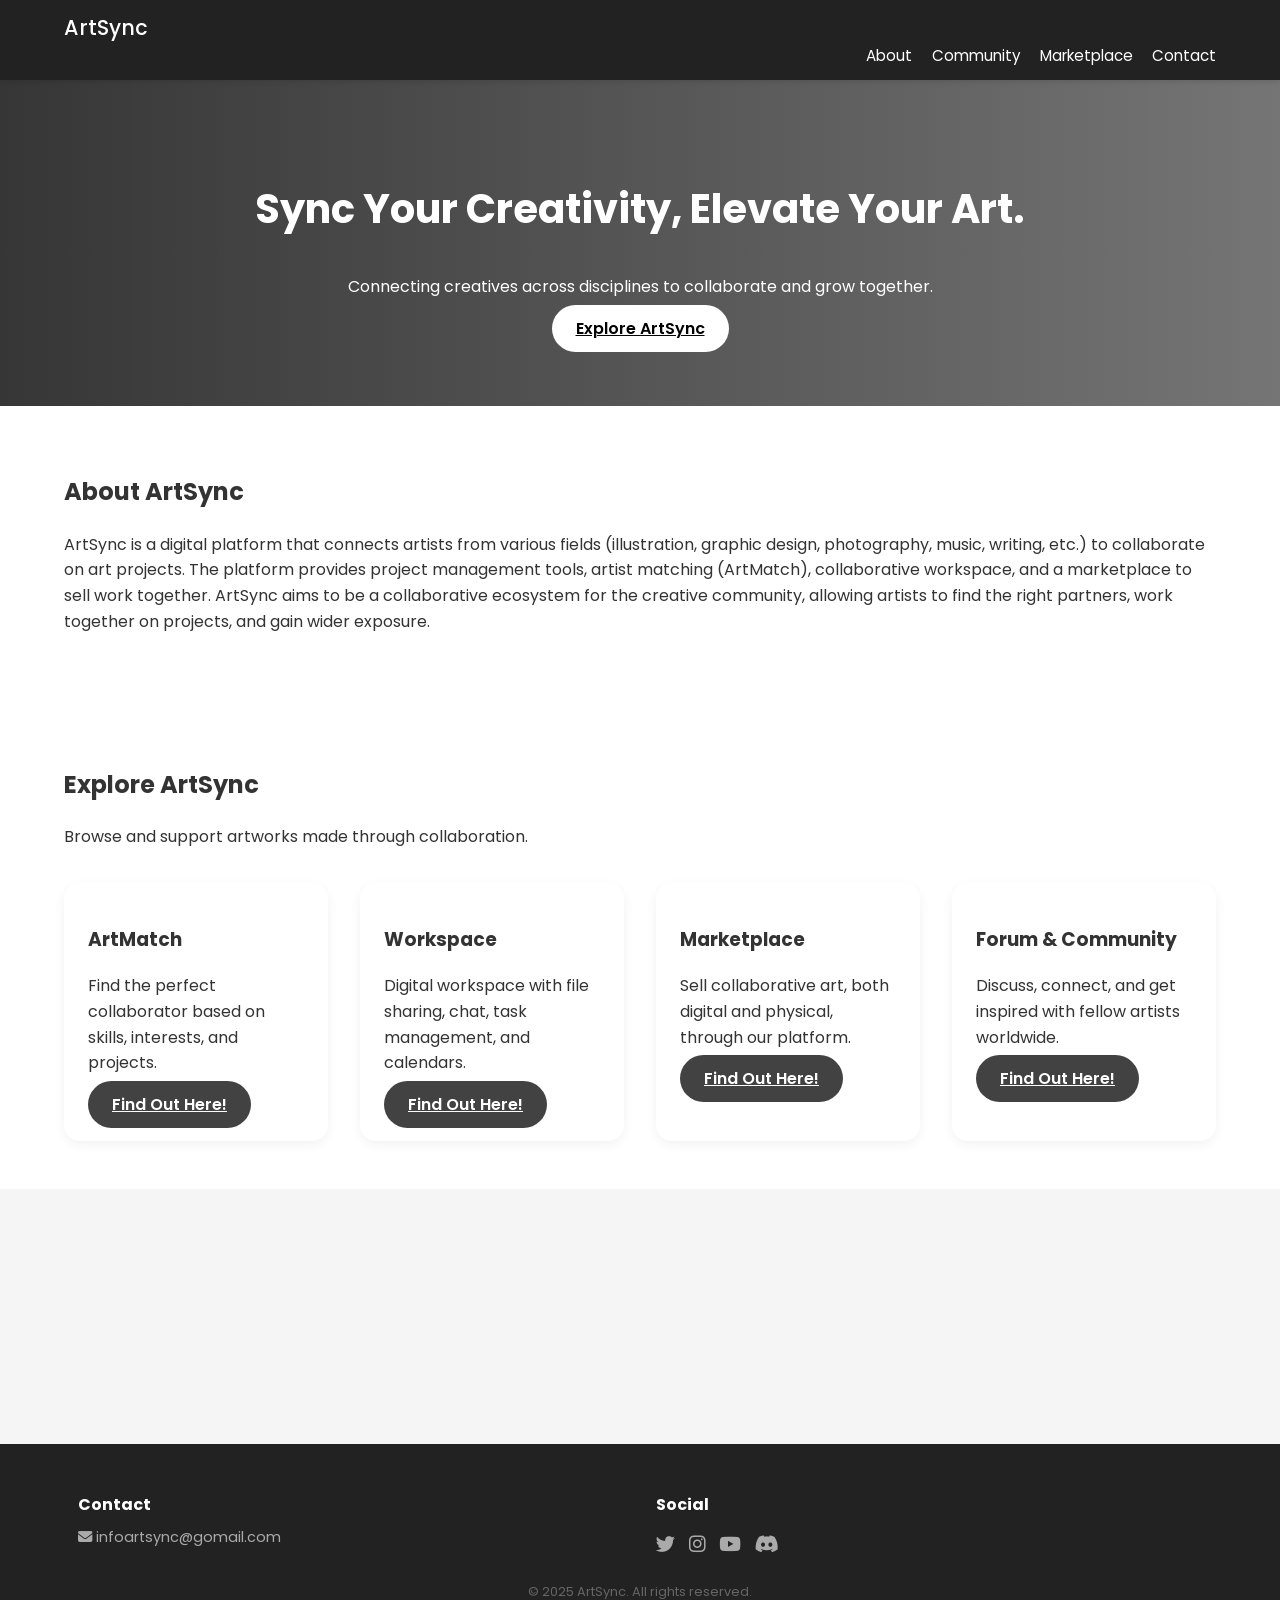
<file: index.html>
<!DOCTYPE html>
<html lang="en">
<head>
  <meta charset="UTF-8" />
  <meta name="viewport" content="width=device-width, initial-scale=1.0" />
  <title>ArtSync - Sync Your Creativity</title>
  <link rel="stylesheet" href="style.css" />
  <script defer src="script.js"></script>
  <link href="https://fonts.googleapis.com/css2?family=Poppins:wght@400;600&display=swap" rel="stylesheet">
  <link rel="stylesheet" href="https://cdnjs.cloudflare.com/ajax/libs/font-awesome/6.5.0/css/all.min.css">

</head>
<body>
  <header class="header">
    <div class="container">
      <h1 class="logo">ArtSync</h1>
      <nav class="nav">
        <a href="#about">About</a>
        <a href="#community">Community</a>
        <a href="#marketplace">Marketplace</a>
        <a href="#contact">Contact</a>
      </nav>
    </div>
  </header>

  <section class="hero">
    <div class="container">
      <h2>Sync Your Creativity, Elevate Your Art.</h2>
      <p>Connecting creatives across disciplines to collaborate and grow together.</p>
      <a href="#features" class="btn">Explore ArtSync</a>
    </div>
  </section>

  <section id="about" class="section">
    <div class="container">
      <h2>About ArtSync</h2>
      <p>ArtSync is a digital platform that connects artists from various fields (illustration, graphic design, photography, music, writing, etc.) to collaborate on art projects. The platform provides project management tools, artist matching (ArtMatch), collaborative workspace, and a marketplace to sell work together.
        ArtSync aims to be a collaborative ecosystem for the creative community, allowing artists to find the right partners, work together on projects, and gain wider exposure.</p>
    </div>
  </section>

  <section id="features" class="section">
    <div class="container">
      <h2>Explore ArtSync</h2>
      <p>Browse and support artworks made through collaboration.</p>
      <div class="grid">
        <div class="card">
          <h3>ArtMatch</h3>
          <p>Find the perfect collaborator based on skills, interests, and projects.</p>
          <a href="artmatch.html" class="btn">Find Out Here!</a>
        </div>
        <div class="card">
          <h3>Workspace</h3>
          <p>Digital workspace with file sharing, chat, task management, and calendars.</p>
          <a href="workspace.html" class="btn">Find Out Here!</a>
        </div>
        <div class="card">
          <h3>Marketplace</h3>
          <p>Sell collaborative art, both digital and physical, through our platform.</p>
          <a href="marketplace.html" class="btn">Find Out Here!</a>
        </div>
        <div class="card">
          <h3>Forum & Community</h3>
          <p>Discuss, connect, and get inspired with fellow artists worldwide.</p>
          <a href="forum.html" class="btn">Find Out Here!</a>
        </div>
      </div>
    </div>
  </section>
  

  <section id="community" class="section alt">
    <div class="container">
      <h2>Join the Community</h2>
      <p>Connect with fellow artists, join events, and share your creative journey.</p>
      <button class="btn" onclick="joinCommunity()">Join Now</button>
    </div>
  </section>

  <footer class="footer">
    <div class="container footer-grid">
      <div class="footer-contact">
        <h3>Contact</h3>
        <p><i class="fas fa-envelope"></i> infoartsync@gomail.com</p>
      </div>
      <div class="footer-social">
        <h3>Social</h3>
        <a href="#" target="_blank"><i class="fab fa-twitter"></i></a>
        <a href="#" target="_blank"><i class="fab fa-instagram"></i></a>
        <a href="#" target="_blank"><i class="fab fa-youtube"></i></a>
        <a href="#" target="_blank"><i class="fab fa-discord"></i></a>
      </div>
    </div>
    <p class="copyright">&copy; 2025 ArtSync. All rights reserved.</p>
  </footer>
</body>
</html>
</file>
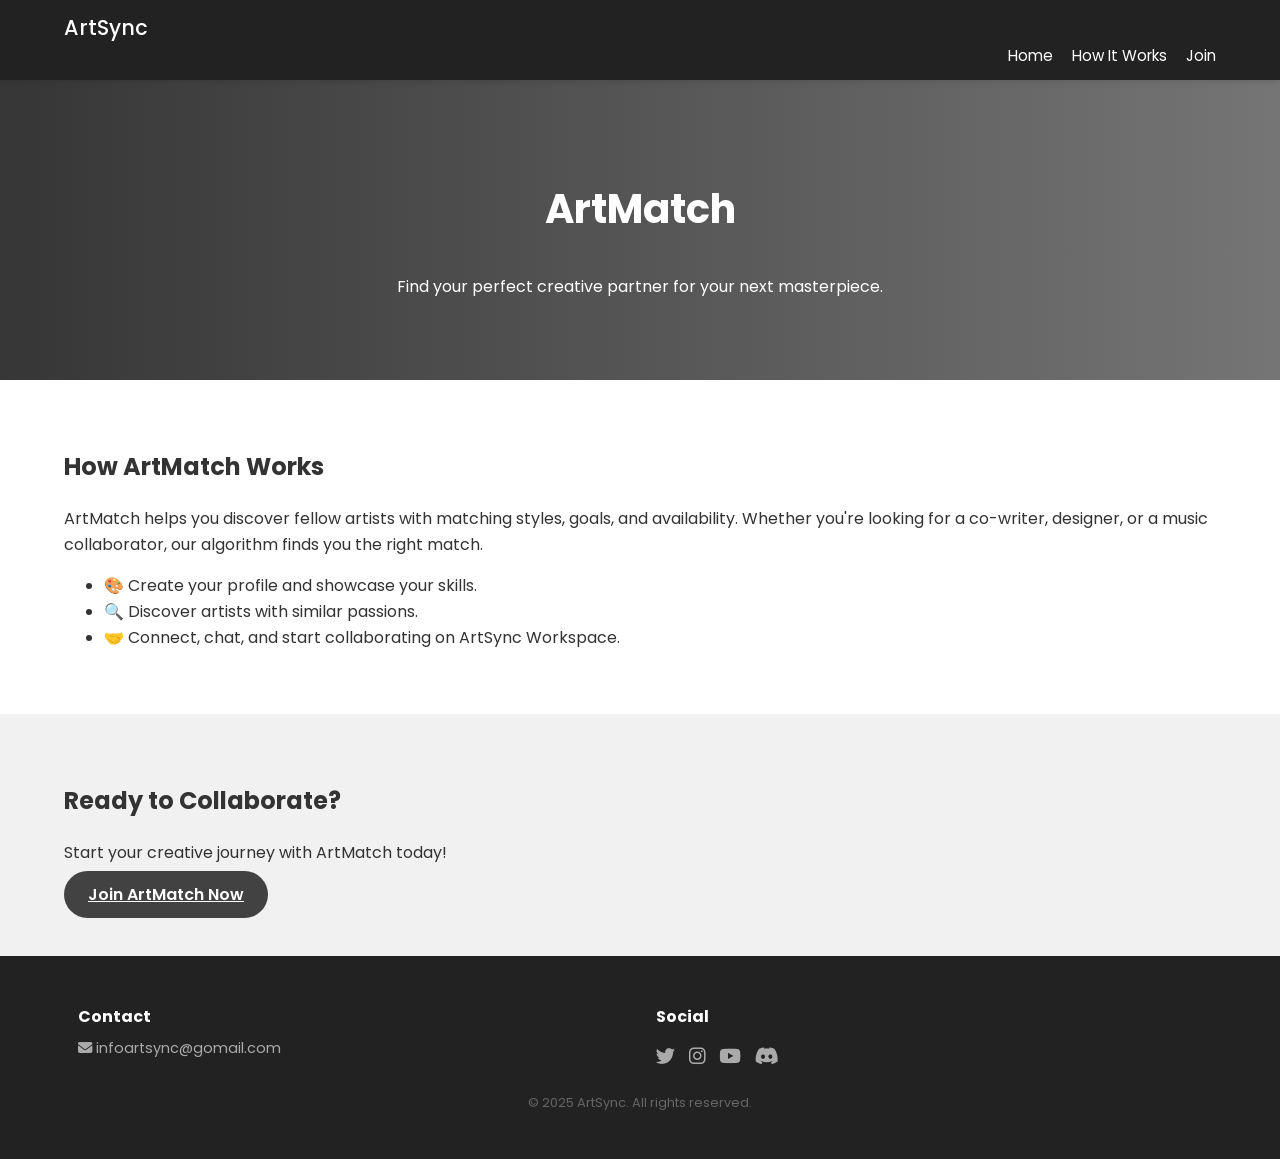
<file: artmatch.html>
<!DOCTYPE html>
<html lang="en">
<head>
  <meta charset="UTF-8" />
  <meta name="viewport" content="width=device-width, initial-scale=1.0"/>
  <title>ArtMatch - ArtSync</title>
  <link rel="stylesheet" href="style.css" />
  <script defer src="script.js"></script>
  <link href="https://fonts.googleapis.com/css2?family=Poppins:wght@400;600&display=swap" rel="stylesheet">
  <link rel="stylesheet" href="https://cdnjs.cloudflare.com/ajax/libs/font-awesome/6.5.0/css/all.min.css">
</head>
<body>
  <header class="header">
    <div class="container">
      <h1 class="logo">ArtSync</h1>
      <nav class="nav">
        <a href="index.html">Home</a>
        <a href="#how-it-works">How It Works</a>
        <a href="#join">Join</a>
      </nav>
    </div>
  </header>

  <section class="hero">
    <div class="container">
      <h2>ArtMatch</h2>
      <p>Find your perfect creative partner for your next masterpiece.</p>
    </div>
  </section>

  <section id="how-it-works" class="section">
    <div class="container">
      <h2>How ArtMatch Works</h2>
      <p>ArtMatch helps you discover fellow artists with matching styles, goals, and availability. Whether you're looking for a co-writer, designer, or a music collaborator, our algorithm finds you the right match.</p>
      <ul>
        <li>🎨 Create your profile and showcase your skills.</li>
        <li>🔍 Discover artists with similar passions.</li>
        <li>🤝 Connect, chat, and start collaborating on ArtSync Workspace.</li>
      </ul>
    </div>
  </section>

  <section id="join" class="section alt">
    <div class="container">
      <h2>Ready to Collaborate?</h2>
      <p>Start your creative journey with ArtMatch today!</p>
      <a href="#" class="btn">Join ArtMatch Now</a>
    </div>
  </section>

  <footer class="footer">
    <div class="container footer-grid">
      <div class="footer-contact">
        <h3>Contact</h3>
        <p><i class="fas fa-envelope"></i> infoartsync@gomail.com</p>
      </div>
      <div class="footer-social">
        <h3>Social</h3>
        <a href="#"><i class="fab fa-twitter"></i></a>
        <a href="#"><i class="fab fa-instagram"></i></a>
        <a href="#"><i class="fab fa-youtube"></i></a>
        <a href="#"><i class="fab fa-discord"></i></a>
      </div>
    </div>
    <p class="copyright">&copy; 2025 ArtSync. All rights reserved.</p>
  </footer>
</body>
</html>
</file>
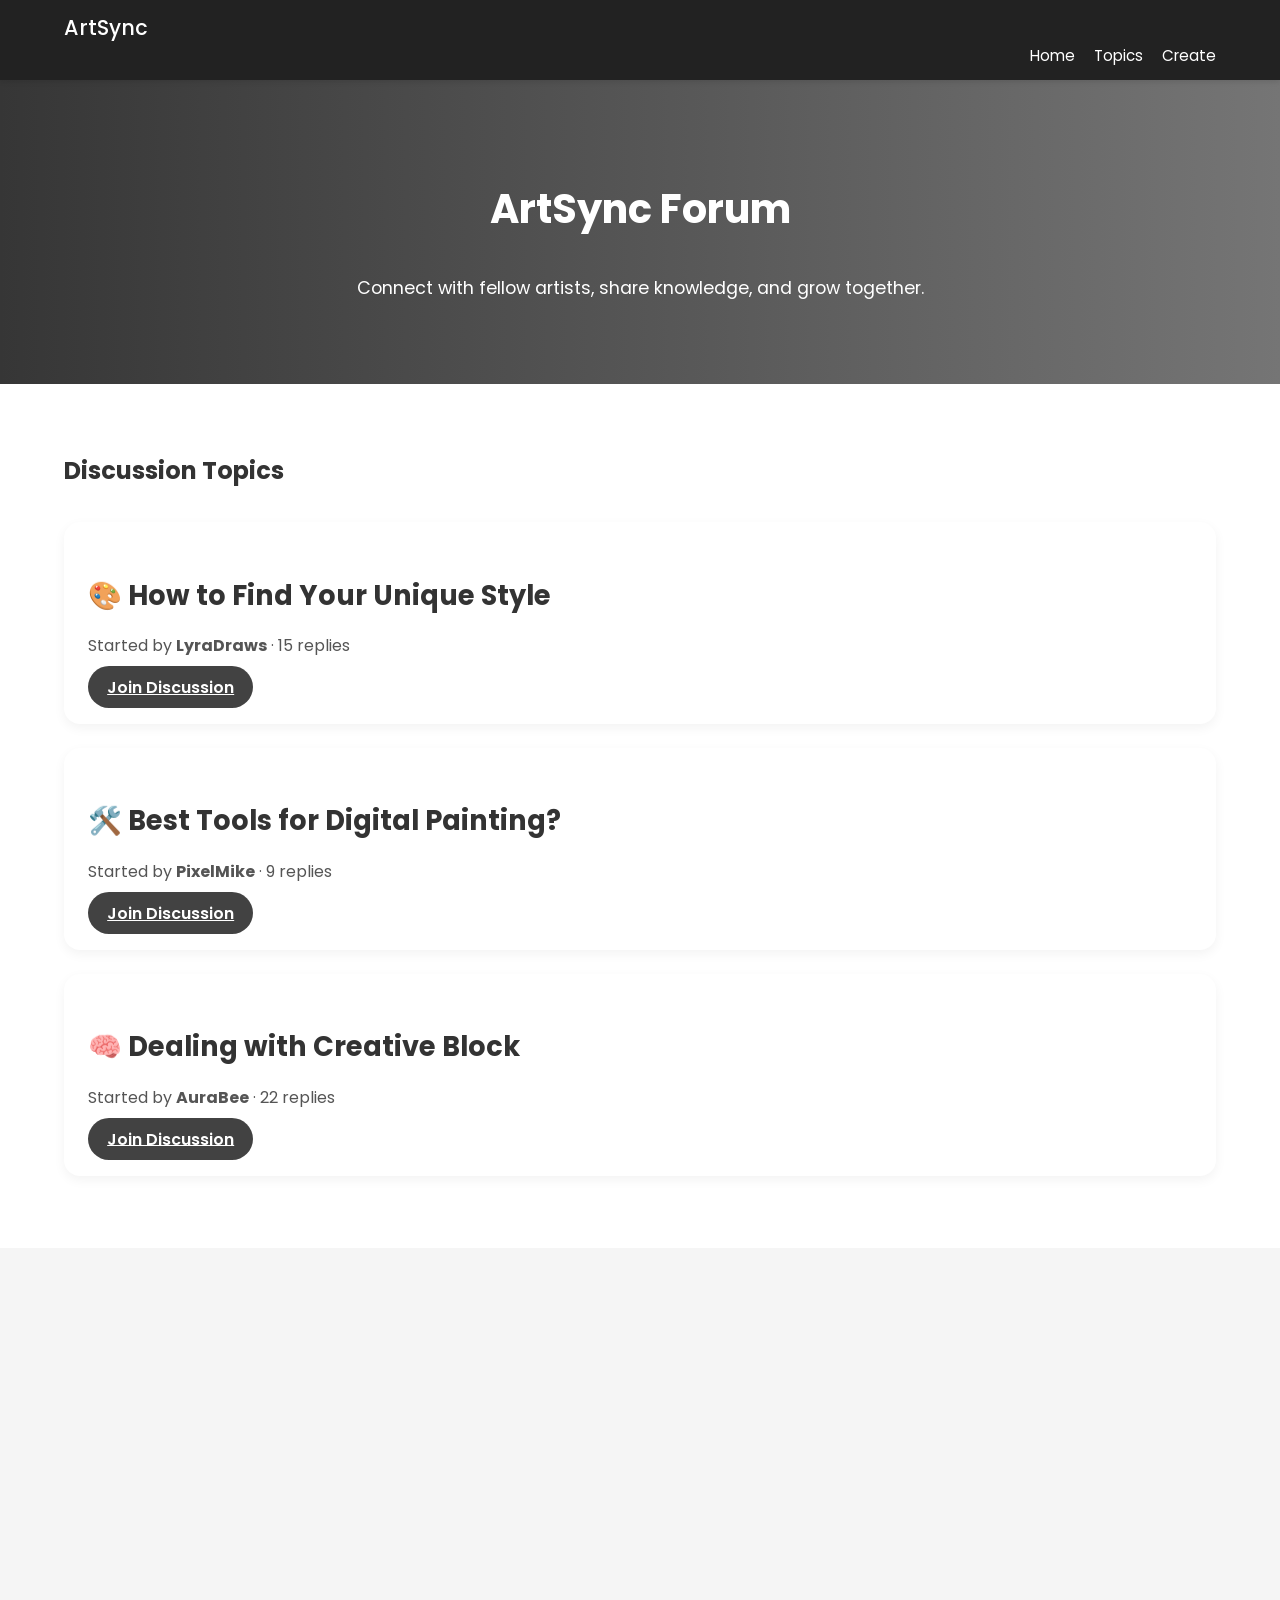
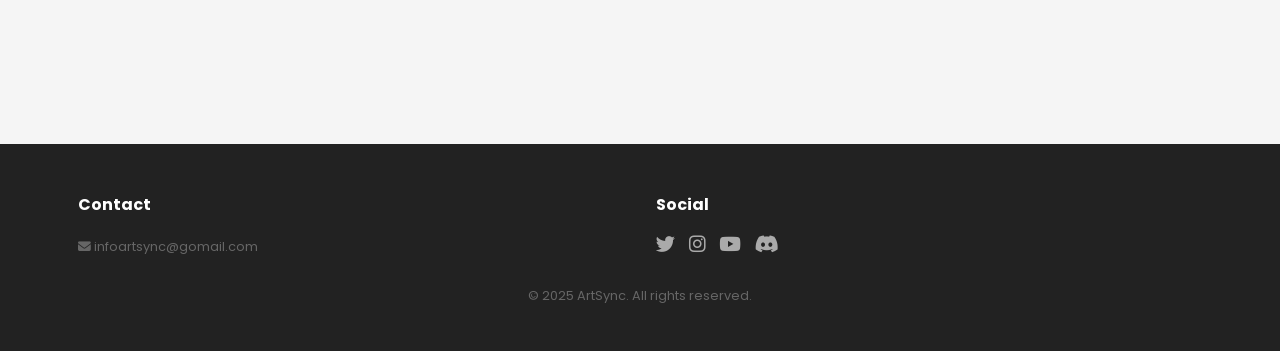
<file: forum.html>
<!DOCTYPE html>
<html lang="en">
<head>
  <meta charset="UTF-8" />
  <meta name="viewport" content="width=device-width, initial-scale=1.0"/>
  <title>Forum - ArtSync</title>
  <link rel="stylesheet" href="forum.css" />
  <script defer src="script.js"></script>
  <link href="https://fonts.googleapis.com/css2?family=Poppins:wght@400;600&display=swap" rel="stylesheet">
  <link rel="stylesheet" href="https://cdnjs.cloudflare.com/ajax/libs/font-awesome/6.5.0/css/all.min.css">
</head>
<body>
  <header class="header">
    <div class="container">
      <h1 class="logo">ArtSync</h1>
      <nav class="nav">
        <a href="index.html">Home</a>
        <a href="#topics">Topics</a>
        <a href="#create">Create</a>
      </nav>
    </div>
  </header>

  <section class="hero">
    <div class="container">
      <h2>ArtSync Forum</h2>
      <p>Connect with fellow artists, share knowledge, and grow together.</p>
    </div>
  </section>

  <section id="topics" class="section">
    <div class="container">
      <h2>Discussion Topics</h2>
      <div class="forum-list">
        <div class="forum-post">
          <h3>🎨 How to Find Your Unique Style</h3>
          <p>Started by <strong>LyraDraws</strong> · 15 replies</p>
          <a href="#" class="btn-small">Join Discussion</a>
        </div>
        <div class="forum-post">
          <h3>🛠️ Best Tools for Digital Painting?</h3>
          <p>Started by <strong>PixelMike</strong> · 9 replies</p>
          <a href="#" class="btn-small">Join Discussion</a>
        </div>
        <div class="forum-post">
          <h3>🧠 Dealing with Creative Block</h3>
          <p>Started by <strong>AuraBee</strong> · 22 replies</p>
          <a href="#" class="btn-small">Join Discussion</a>
        </div>
      </div>
    </div>
  </section>

  <section id="create" class="section alt">
    <div class="container">
      <h2>Start a Topic</h2>
      <form class="forum-form">
        <input type="text" placeholder="Your name" required />
        <input type="text" placeholder="Topic title" required />
        <textarea placeholder="What's on your mind?" rows="5" required></textarea>
        <button type="submit" class="btn">Post Topic</button>
      </form>
    </div>
  </section>

  <footer class="footer">
    <div class="container footer-grid">
      <div class="footer-contact">
        <h3>Contact</h3>
        <p><i class="fas fa-envelope"></i> infoartsync@gomail.com</p>
      </div>
      <div class="footer-social">
        <h3>Social</h3>
        <a href="#"><i class="fab fa-twitter"></i></a>
        <a href="#"><i class="fab fa-instagram"></i></a>
        <a href="#"><i class="fab fa-youtube"></i></a>
        <a href="#"><i class="fab fa-discord"></i></a>
      </div>
    </div>
    <p class="copyright">&copy; 2025 ArtSync. All rights reserved.</p>
  </footer>
</body>
</html>
</file>
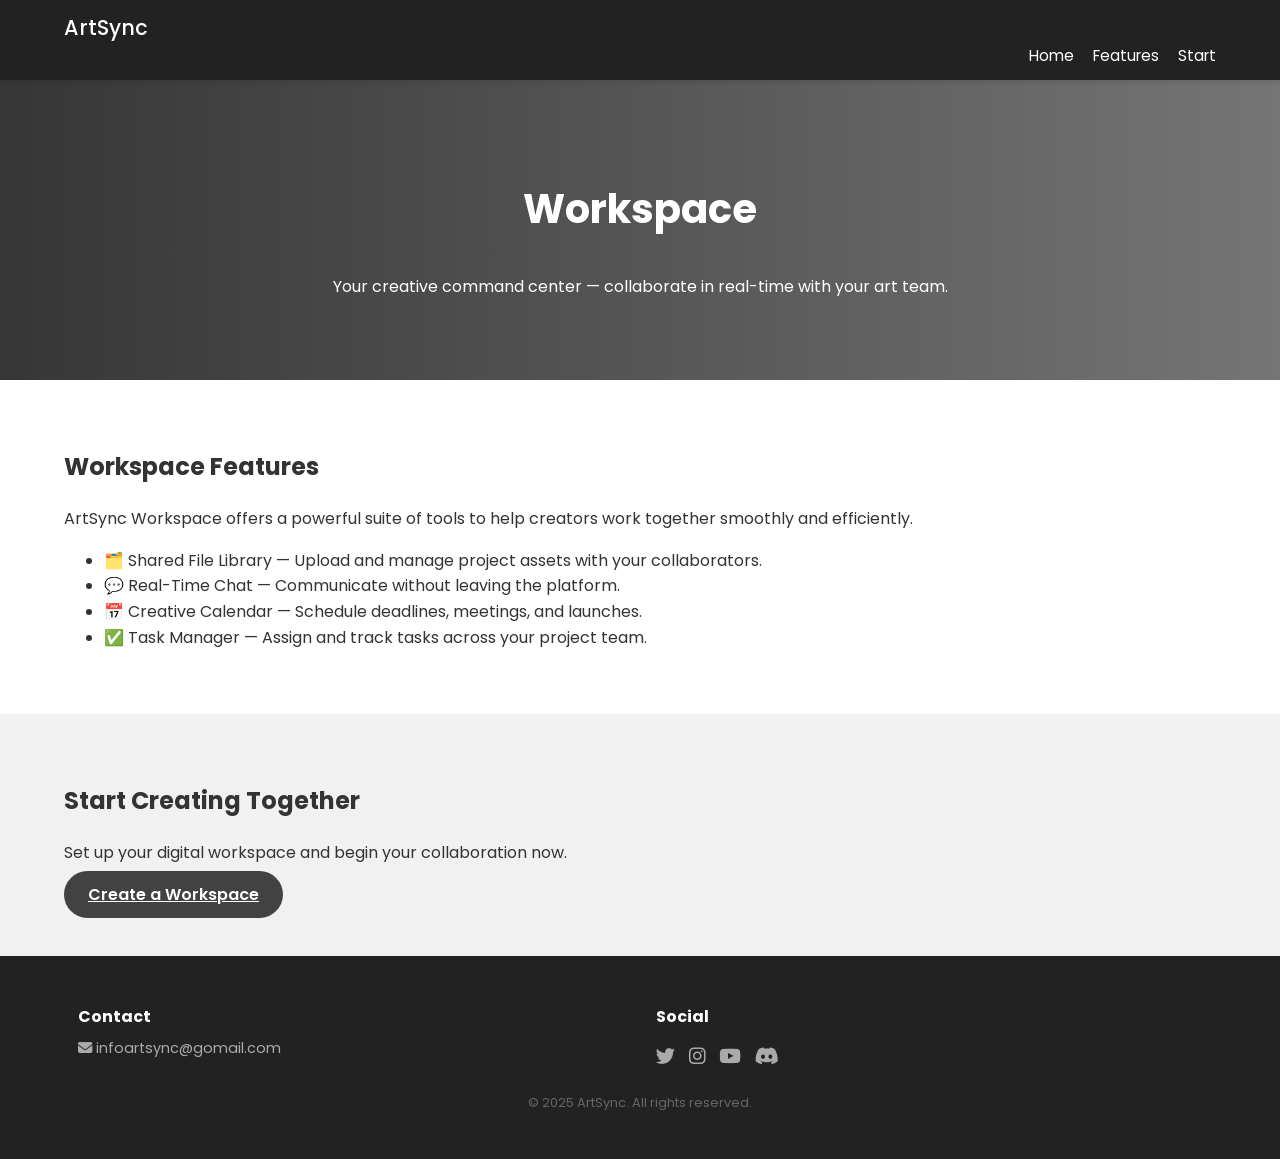
<file: workspace.html>
<!DOCTYPE html>
<html lang="en">
<head>
  <meta charset="UTF-8" />
  <meta name="viewport" content="width=device-width, initial-scale=1.0"/>
  <title>Workspace - ArtSync</title>
  <link rel="stylesheet" href="style.css" />
  <script defer src="script.js"></script>
  <link href="https://fonts.googleapis.com/css2?family=Poppins:wght@400;600&display=swap" rel="stylesheet">
  <link rel="stylesheet" href="https://cdnjs.cloudflare.com/ajax/libs/font-awesome/6.5.0/css/all.min.css">
</head>
<body>
  <header class="header">
    <div class="container">
      <h1 class="logo">ArtSync</h1>
      <nav class="nav">
        <a href="index.html">Home</a>
        <a href="#features">Features</a>
        <a href="#start">Start</a>
      </nav>
    </div>
  </header>

  <section class="hero">
    <div class="container">
      <h2>Workspace</h2>
      <p>Your creative command center — collaborate in real-time with your art team.</p>
    </div>
  </section>

  <section id="features" class="section">
    <div class="container">
      <h2>Workspace Features</h2>
      <p>ArtSync Workspace offers a powerful suite of tools to help creators work together smoothly and efficiently.</p>
      <ul>
        <li>🗂️ Shared File Library — Upload and manage project assets with your collaborators.</li>
        <li>💬 Real-Time Chat — Communicate without leaving the platform.</li>
        <li>📅 Creative Calendar — Schedule deadlines, meetings, and launches.</li>
        <li>✅ Task Manager — Assign and track tasks across your project team.</li>
      </ul>
    </div>
  </section>

  <section id="start" class="section alt">
    <div class="container">
      <h2>Start Creating Together</h2>
      <p>Set up your digital workspace and begin your collaboration now.</p>
      <a href="#" class="btn">Create a Workspace</a>
    </div>
  </section>

  <footer class="footer">
    <div class="container footer-grid">
      <div class="footer-contact">
        <h3>Contact</h3>
        <p><i class="fas fa-envelope"></i> infoartsync@gomail.com</p>
      </div>
      <div class="footer-social">
        <h3>Social</h3>
        <a href="#"><i class="fab fa-twitter"></i></a>
        <a href="#"><i class="fab fa-instagram"></i></a>
        <a href="#"><i class="fab fa-youtube"></i></a>
        <a href="#"><i class="fab fa-discord"></i></a>
      </div>
    </div>
    <p class="copyright">&copy; 2025 ArtSync. All rights reserved.</p>
  </footer>
</body>
</html>
</file>
<file: style.css>
/* styles.css */
body {
    margin: 0;
    font-family: 'Poppins', sans-serif;
    line-height: 1.6;
    background: #f5f5f5;
    color: #333;
    padding-top: 80px;
  }
  
  .container {
    width: 90%;
    max-width: 1200px;
    margin: auto;
  }
  
  .header {
    background: #222;
    position: fixed;
    top: 0;
    left: 0;
    width: 100%;
    padding: 0.7rem 0; /* dikecilkan */
    color: #fff;
    z-index: 1000;
    box-shadow: 0 2px 5px rgba(0, 0, 0, 0.1);
  }
  
  .logo {
    font-size: 1.3rem;
    font-weight: 500;
    margin: 0;
  }
  
  .nav {
    display: flex;
    gap: 1.2rem;
    justify-content: flex-end;
  }
  
  .nav a {
    color: #fff;
    text-decoration: none;
    font-weight: 400;
    font-size: 0.95rem;
  }
  
  .hero {
    background: linear-gradient(to right, #363636, #757575);
    color: #fff;
    text-align: center;
    padding: 4rem 1rem;
  }
  
  .hero h2 {
    font-size: 2.5rem;
  }
  
  .hero .btn {
    background: #fff;
    color: #000000;
    padding: 0.75rem 1.5rem;
    border: none;
    border-radius: 30px;
    margin-top: 1rem;
    font-weight: 600;
    cursor: pointer;
  }
  
  .section {
    padding: 3rem 0;
    background: #fff;
  }
  
  .section.alt {
    background: #f1f1f1;
  }
  
  .grid {
    display: grid;
    grid-template-columns: repeat(auto-fit, minmax(250px, 1fr));
    gap: 2rem;
    margin-top: 2rem;
  }
  
  .card {
    background: #fff;
    padding: 1.5rem;
    border-radius: 1rem;
    box-shadow: 0 4px 12px rgba(0, 0, 0, 0.05);
  }
  
  .btn {
    background: #424242;
    color: #fff;
    border: none;
    padding: 0.75rem 1.5rem;
    font-weight: 600;
    border-radius: 30px;
    cursor: pointer;
  }
  
  .contact-form {
    display: flex;
    flex-direction: column;
    gap: 1rem;
  }
  
  .contact-form input,
  .contact-form textarea {
    padding: 0.75rem;
    border: 1px solid #ccc;
    border-radius: 8px;
  }
  
  .footer {
    background: #222;
    color: #aaa;
    padding: 2rem 1rem;
    font-size: 0.9rem;
    text-align: center;
  }

  .footer-grid {
    display: flex;
    justify-content: space-between;
    align-items: flex-start;
    flex-wrap: wrap;
    gap: 2rem;
  }

  .footer-contact,
  .footer-social {
  flex: 1 1 200px;
  text-align: left;
}

.footer-contact h3,
.footer-social h3 {
  font-size: 1rem;
  margin-bottom: 0.5rem;
  color: #fff;
}

.footer-contact p,
.footer-social a {
  font-size: 0.9rem;
  color: #aaa;
  display: block;
  margin: 0.3rem 0;
  text-decoration: none;
}

.footer-social a {
    display: inline-block;
    margin-right: 0.6rem;
    font-size: 1.2rem;
    color: #aaa;
    transition: color 0.3s ease;
  }
  
  .footer-social a:hover {
    color: #fff;
  }
  
  .copyright {
    margin-top: 1rem;
    font-size: 0.8rem;
    color: #666;
  }
  
  /* Animasi scroll masuk */
.section {
  opacity: 0;
  transform: translateY(30px);
  transition: all 0.8s ease;
}

.section.fade-in {
  opacity: 1;
  transform: translateY(0);
}
</file>
<file: forum.css>
/* General styles */
body {
    margin: 0;
    font-family: 'Poppins', sans-serif;
    line-height: 1.6;
    background: #f5f5f5;
    color: #333;
    padding-top: 80px;
  }
  
  .container {
    width: 90%;
    max-width: 1200px;
    margin: auto;
  }
  
  /* Header */
  .header {
    background: #222;
    position: fixed;
    top: 0;
    left: 0;
    width: 100%;
    padding: 0.7rem 0; /* dikecilkan */
    color: #fff;
    z-index: 1000;
    box-shadow: 0 2px 5px rgba(0, 0, 0, 0.1);
  }
  
  .logo {
    font-size: 1.3rem;
    font-weight: 500;
    margin: 0;
  }
  
  .nav {
    display: flex;
    gap: 1.2rem;
    justify-content: flex-end;
  }
  
  .nav a {
    color: #fff;
    text-decoration: none;
    font-weight: 400;
    font-size: 0.95rem;
  }
  
  /* Hero Section */
  .hero {
    background: linear-gradient(to right, #363636, #757575);
    color: #fff;
    text-align: center;
    padding: 4rem 1rem;
  }
  
  .hero h2 {
    font-size: 2.5rem;
  }
  
  .hero p {
    font-size: 1.1rem;
    margin-top: 10px;
  }
  
  /* Forum Topics */
  #topics {
    padding: 3rem 0;
    background: #fff;
  }
  
  .forum-list {
    margin-top: 2rem;
  }
  
  .forum-post {
    background: #fff;
    padding: 1.5rem;
    border-radius: 1rem;
    box-shadow: 0 4px 12px rgba(0, 0, 0, 0.05);
    margin-bottom: 1.5rem;
    transition: transform 0.3s ease, box-shadow 0.3s ease;
  }
  
  .forum-post:hover {
    transform: translateY(-5px);
    box-shadow: 0 6px 18px rgba(0, 0, 0, 0.1);
  }
  
  .forum-post h3 {
    font-size: 1.7rem;
    color: #333;
    margin-bottom: 10px;
  }
  
  .forum-post p {
    font-size: 1rem;
    color: #555;
  }
  
  .forum-post .btn-small {
    background: #424242;
    color: #fff;
    border: none;
    padding: 0.6rem 1.2rem;
    font-weight: 600;
    border-radius: 30px;
    cursor: pointer;
    margin-top: 10px;
    transition: background 0.3s ease;
  }
  
  .forum-post .btn-small:hover {
    background: #616161;
  }
  
  /* Create Topic */
  #create {
    background: #f1f1f1;
    padding: 4rem 1rem;
  }
  
  #create h2 {
    font-size: 2rem;
    color: #333;
    margin-bottom: 10px;
  }
  
  #create .forum-form {
    display: flex;
    flex-direction: column;
    gap: 1rem;
  }
  
  #create input,
  #create textarea {
    padding: 0.75rem;
    border: 1px solid #ccc;
    border-radius: 8px;
  }
  
  
  #create button {
    background: #363636;
    color: white;
    padding: 12px 24px;
    font-size: 1.1rem;
    border-radius: 30px;
    cursor: pointer;
    transition: background 0.3s ease;
  }
  
  #create button:hover {
    background-color: #757575;
  }
  
  /* Footer */
  .footer {
    background: #222;
    color: #aaa;
    padding: 2rem 1rem;
    font-size: 0.9rem;
    text-align: center;
  }
  
  .footer-grid {
    display: flex;
    justify-content: space-between;
    align-items: flex-start;
    flex-wrap: wrap;
    gap: 2rem;
  }
  
  .footer-contact,
  .footer-social {
    flex: 1 1 200px;
    text-align: left;
  }
  
  .footer-contact h3,
  .footer-social h3 {
    font-size: 1rem;
    margin-bottom: 0.5rem;
    color: #fff;
  }
  
  .footer-contact p,
  .footer-social a {
    font-size: 0.9rem;
    color: #aaa;
    display: block;
    margin: 0.3rem 0;
    text-decoration: none;
  }
  
  .footer-social a {
    display: inline-block;
    margin-right: 0.6rem;
    font-size: 1.2rem;
    color: #aaa;
    transition: color 0.3s ease;
  }
  
  .footer-social a:hover {
    color: #fff;
  }
  
  .footer p {
    margin-top: 20px;
    font-size: 0.8rem;
    color: #666;
  }
  
  .copyright {
    margin-top: 1rem;
    font-size: 0.8rem;
    color: #666;
  }
  
  /* Animasi scroll masuk */
  .section {
    opacity: 0;
    transform: translateY(30px);
    transition: all 0.8s ease;
  }
  
  .section.fade-in {
    opacity: 1;
    transform: translateY(0);
  }
</file>
